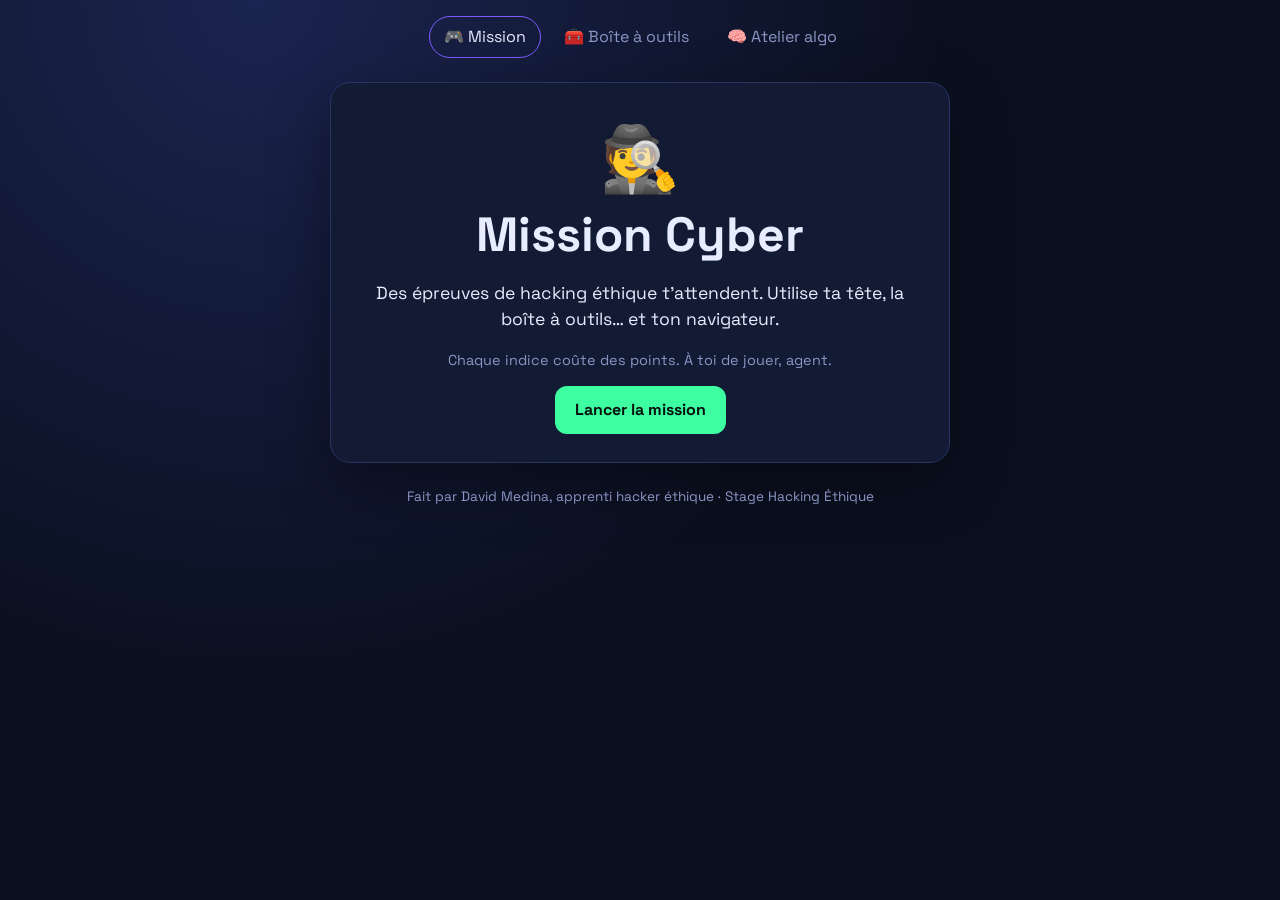
<file: index.html>
<!DOCTYPE html>
<html lang="fr">
<head>
  <meta charset="UTF-8">
  <meta name="viewport" content="width=device-width, initial-scale=1">

  <!-- 🎯 À TOI : change le titre qui s'affiche dans l'onglet du navigateur -->
  <title>Mission Cyber</title>

  <link rel="preconnect" href="https://fonts.googleapis.com">
  <link rel="preconnect" href="https://fonts.gstatic.com" crossorigin>
  <link href="https://fonts.googleapis.com/css2?family=Space+Grotesk:wght@400;700&family=JetBrains+Mono:wght@400;700&display=swap" rel="stylesheet">
  <link rel="stylesheet" href="style.css">
</head>
<body>

  <!--
    Bien joué, tu as trouvé le code source !
    Les hackers éthiques commencent toujours par lire ce que le site
    envoie au navigateur. Tout ce qui est ici, n'importe qui peut le voir.

    Réponse de l'épreuve 1 : sous-le-capot
  -->

  <nav class="menu">
    <a href="index.html" class="actif">🎮 Mission</a>
    <a href="outils.html">🧰 Boîte à outils</a>
    <a href="atelier.html">🧠 Atelier algo</a>
  </nav>

  <main class="carte">

    <!-- ÉCRAN 1 : l'accueil -->
    <section id="ecran-accueil">
      <p class="emoji-geant">🕵️</p>
      <!-- 🎯 À TOI : change le titre et la phrase d'intro -->
      <h1>Mission Cyber</h1>
      <p class="intro">Des épreuves de hacking éthique t'attendent. Utilise ta tête, la boîte à outils… et ton navigateur.</p>
      <p class="petit">Chaque indice coûte des points. À toi de jouer, agent.</p>
      <button id="bouton-commencer" class="bouton">Lancer la mission</button>
      <button id="bouton-recommencer" class="bouton bouton-discret" hidden>Recommencer à zéro</button>
    </section>

    <!-- ÉCRAN 2 : une épreuve -->
    <section id="ecran-epreuve" hidden>
      <div class="progression"><div id="barre" class="barre"></div></div>
      <div class="entete">
        <span id="compteur" class="etiquette"></span>
        <span id="categorie" class="etiquette"></span>
        <span id="score" class="etiquette score"></span>
      </div>

      <h2 id="titre-epreuve"></h2>
      <p id="enonce" class="enonce"></p>
      <pre id="donnee" class="donnee" hidden></pre>
      <div id="zone-speciale"></div>

      <!-- Réponse écrite -->
      <form id="formulaire" class="formulaire" autocomplete="off">
        <input id="champ" type="text" placeholder="Ta réponse…" spellcheck="false">
        <button type="submit" class="bouton">Valider</button>
      </form>

      <!-- Réponse à choisir (QCM) -->
      <div id="choix" class="choix" hidden></div>

      <p id="message" class="message" aria-live="polite"></p>

      <div class="actions">
        <button id="bouton-indice" class="bouton bouton-discret">💡 Indice</button>
      </div>
      <p id="indice" class="indice" hidden></p>

      <!-- Affiché quand l'épreuve est réussie -->
      <div id="bilan" class="bilan" hidden>
        <p class="bilan-titre">✅ Épreuve réussie</p>
        <p id="explication"></p>
        <button id="bouton-suivant" class="bouton">Épreuve suivante →</button>
      </div>
    </section>

    <!-- ÉCRAN 3 : la victoire -->
    <section id="ecran-victoire" hidden>
      <p class="emoji-geant">🏆</p>
      <h2>Mission accomplie !</h2>
      <p class="intro">Score final : <strong id="score-final"></strong></p>
      <p id="grade" class="intro"></p>
      <div class="actions">
        <button id="bouton-partager" class="bouton">Défier mes potes</button>
        <button id="bouton-rejouer" class="bouton bouton-discret">Rejouer</button>
      </div>
    </section>

  </main>

  <!-- 🎯 À TOI : mets ton prénom ici -->
  <footer>Fait par David Medina, apprenti hacker éthique · Stage Hacking Éthique</footer>

  <script src="script.js"></script>
</body>
</html>
</file>
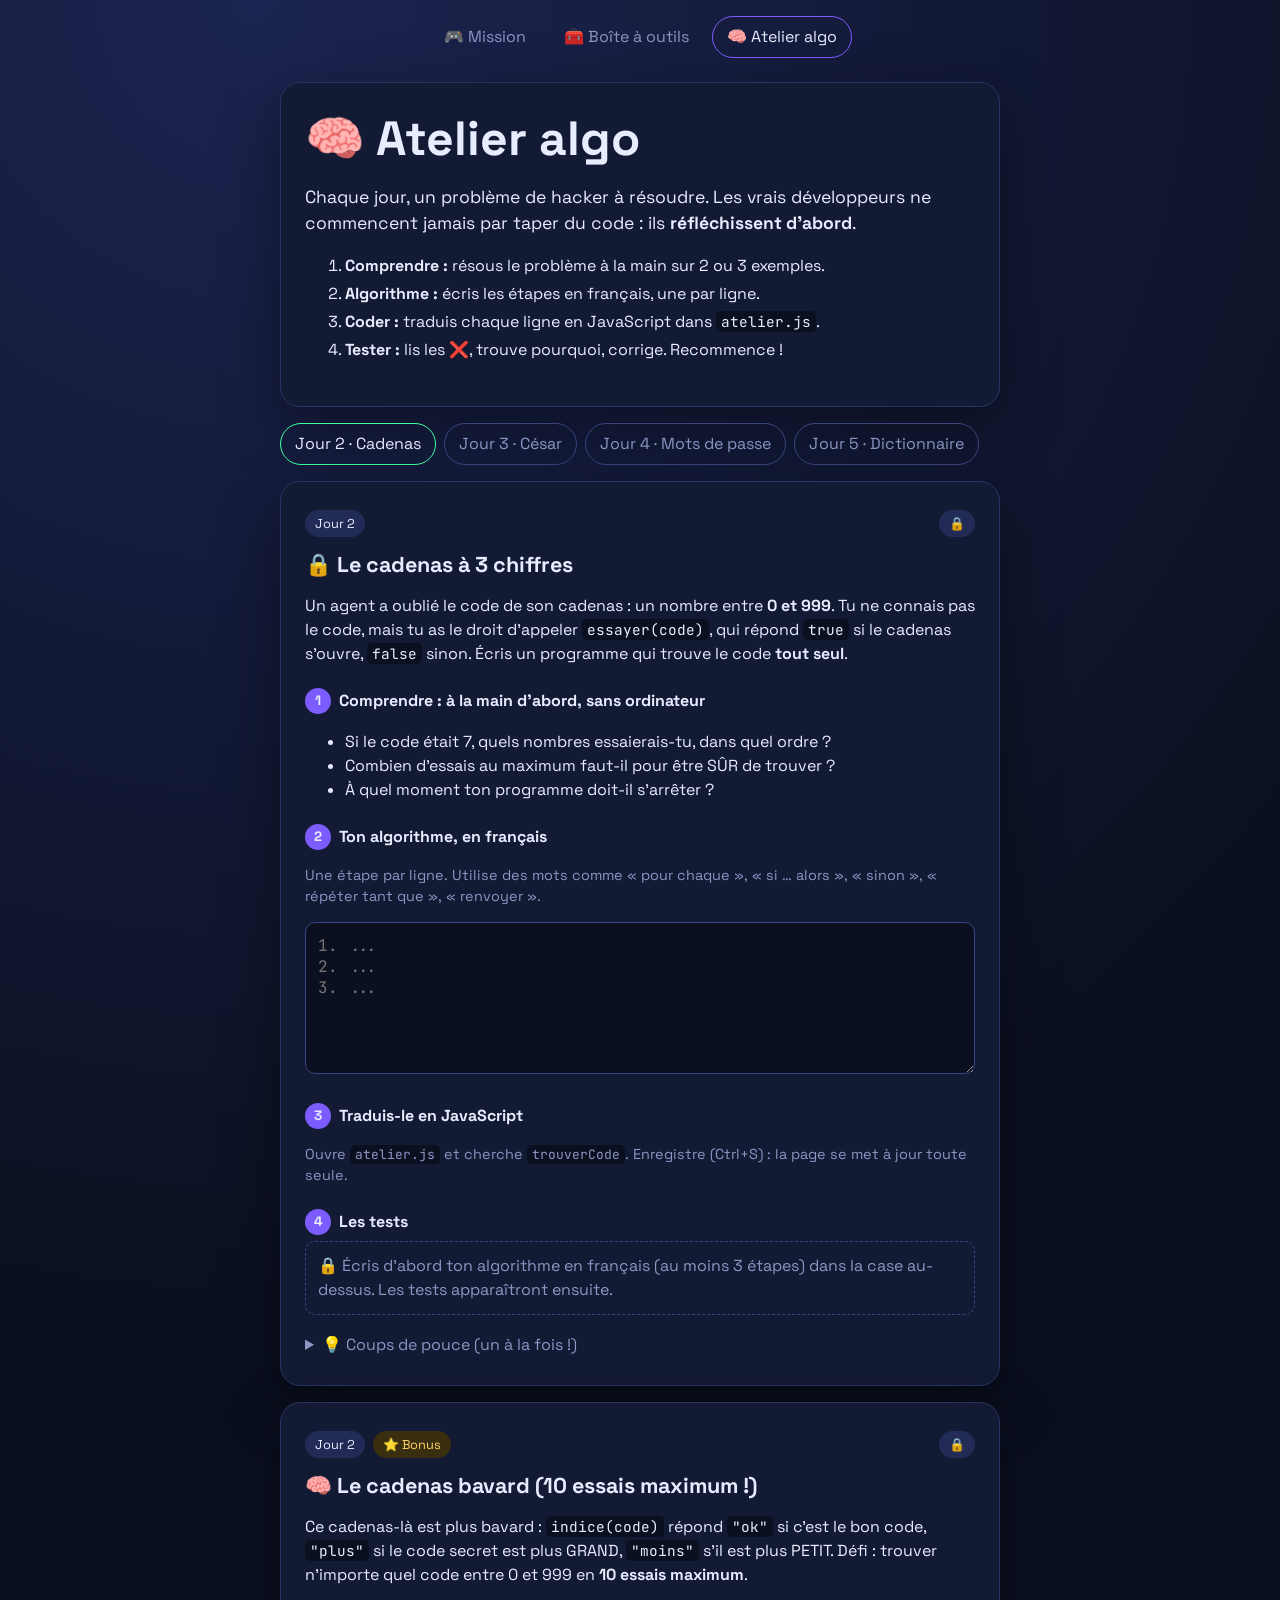
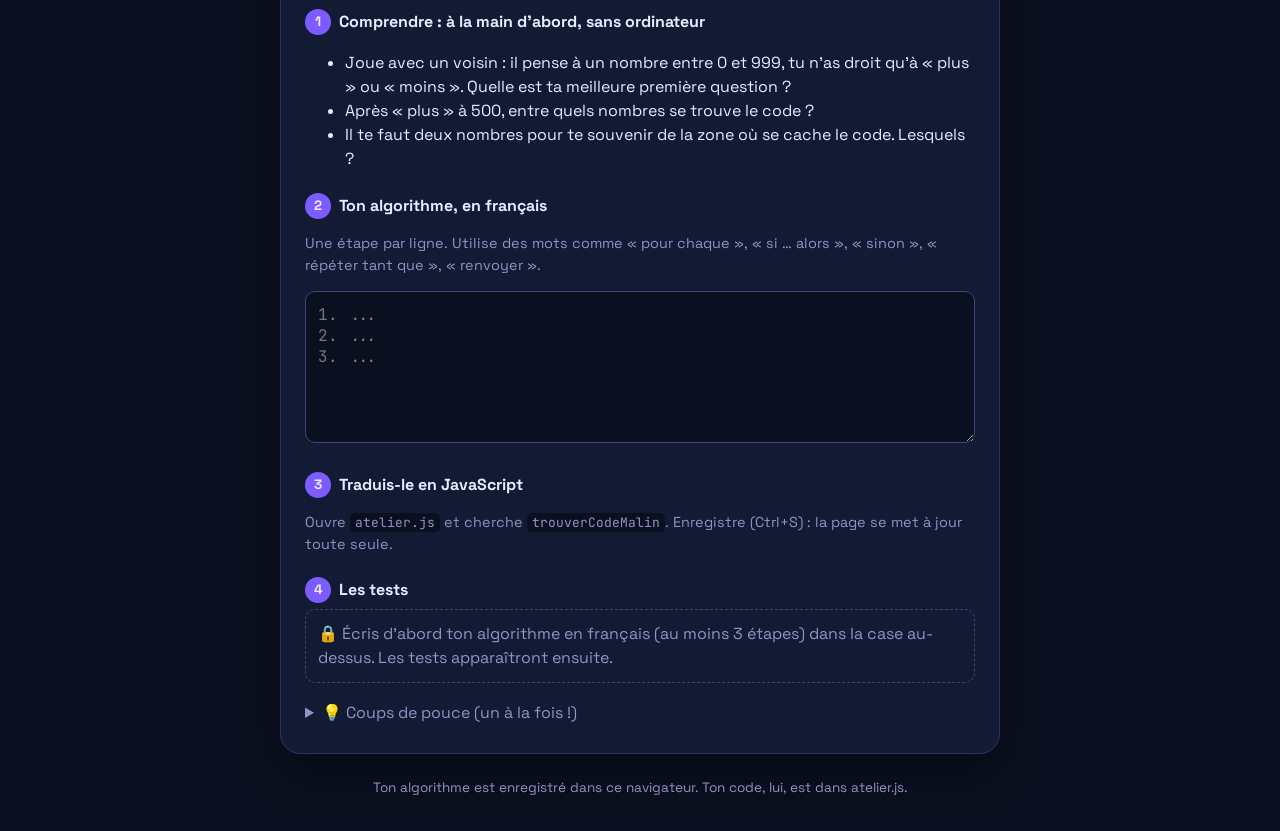
<file: atelier.html>
<!DOCTYPE html>
<html lang="fr">
<head>
  <meta charset="UTF-8">
  <meta name="viewport" content="width=device-width, initial-scale=1">
  <title>Atelier algo · Mission Cyber</title>
  <link rel="preconnect" href="https://fonts.googleapis.com">
  <link rel="preconnect" href="https://fonts.gstatic.com" crossorigin>
  <link href="https://fonts.googleapis.com/css2?family=Space+Grotesk:wght@400;700&family=JetBrains+Mono:wght@400;700&display=swap" rel="stylesheet">
  <link rel="stylesheet" href="style.css">
</head>
<body class="page-atelier">

  <nav class="menu">
    <a href="index.html">🎮 Mission</a>
    <a href="outils.html">🧰 Boîte à outils</a>
    <a href="atelier.html" class="actif">🧠 Atelier algo</a>
  </nav>

  <main class="colonne">

    <section class="carte">
      <h1>🧠 Atelier algo</h1>
      <p class="intro">Chaque jour, un problème de hacker à résoudre. Les vrais développeurs ne commencent jamais par taper du code : ils <b>réfléchissent d'abord</b>.</p>
      <ol class="methode">
        <li><b>Comprendre :</b> résous le problème à la main sur 2 ou 3 exemples.</li>
        <li><b>Algorithme :</b> écris les étapes en français, une par ligne.</li>
        <li><b>Coder :</b> traduis chaque ligne en JavaScript dans <code>atelier.js</code>.</li>
        <li><b>Tester :</b> lis les ❌, trouve pourquoi, corrige. Recommence !</li>
      </ol>
    </section>

    <section id="erreur-chargement" class="carte alerte" hidden>
      <h2>⚠️ atelier.js contient une erreur</h2>
      <p>Le navigateur n'arrive pas à lire ton fichier. Regarde la ligne indiquée : il manque souvent une accolade <code>}</code>, une parenthèse ou un guillemet.</p>
      <pre id="erreur-detail" class="donnee"></pre>
    </section>

    <div class="onglets" role="tablist">
      <button class="onglet" data-jour="2">Jour 2 · Cadenas</button>
      <button class="onglet" data-jour="3">Jour 3 · César</button>
      <button class="onglet" data-jour="4">Jour 4 · Mots de passe</button>
      <button class="onglet" data-jour="5">Jour 5 · Dictionnaire</button>
    </div>

    <div id="problemes" class="colonne"></div>

  </main>

  <footer>Ton algorithme est enregistré dans ce navigateur. Ton code, lui, est dans atelier.js.</footer>

  <script src="atelier-moteur.js"></script>
  <script src="atelier.js"></script>
</body>
</html>
</file>
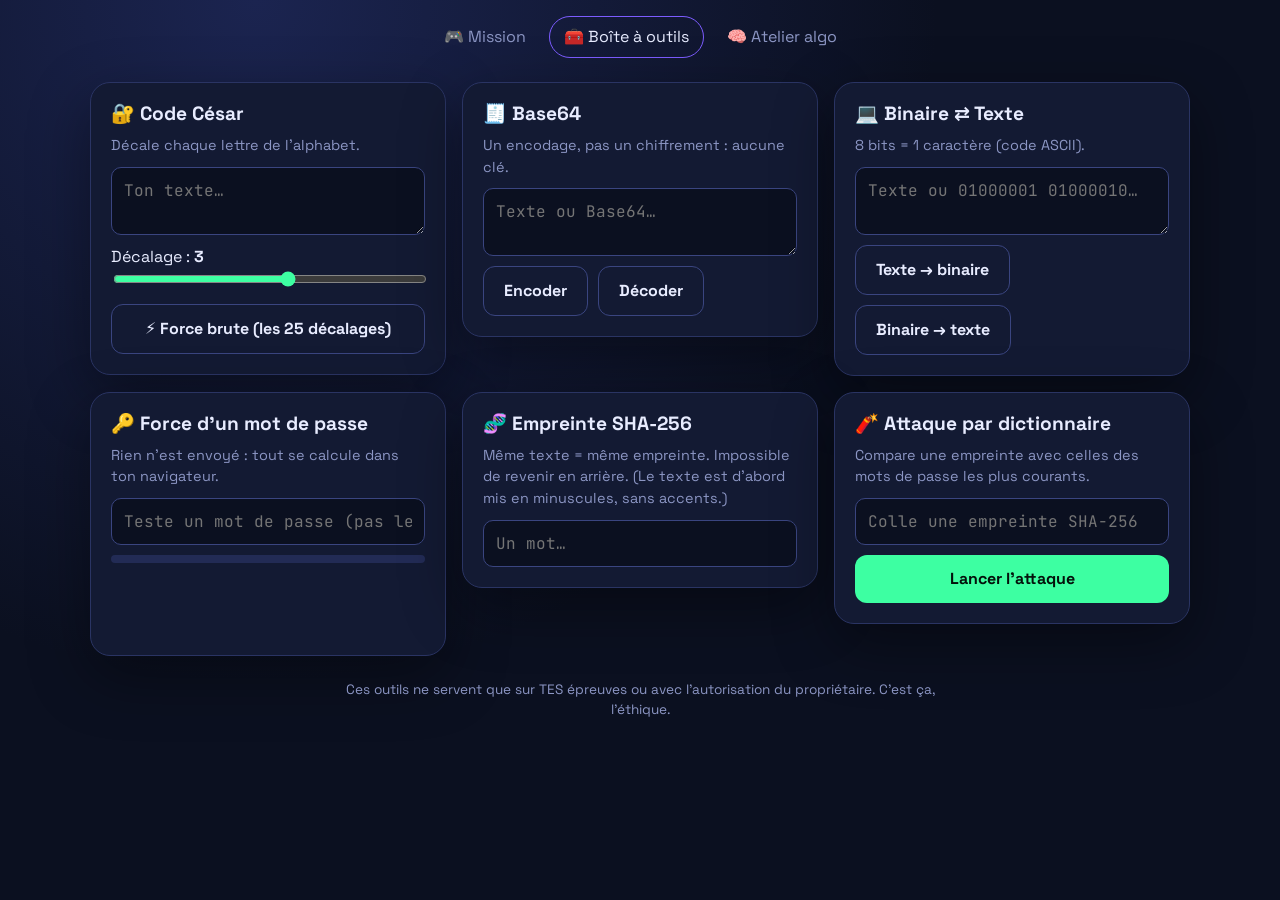
<file: outils.html>
<!DOCTYPE html>
<html lang="fr">
<head>
  <meta charset="UTF-8">
  <meta name="viewport" content="width=device-width, initial-scale=1">
  <title>Boîte à outils · Mission Cyber</title>
  <link rel="preconnect" href="https://fonts.googleapis.com">
  <link rel="preconnect" href="https://fonts.gstatic.com" crossorigin>
  <link href="https://fonts.googleapis.com/css2?family=Space+Grotesk:wght@400;700&family=JetBrains+Mono:wght@400;700&display=swap" rel="stylesheet">
  <link rel="stylesheet" href="style.css">
</head>
<body class="page-outils">

  <nav class="menu">
    <a href="index.html">🎮 Mission</a>
    <a href="outils.html" class="actif">🧰 Boîte à outils</a>
    <a href="atelier.html">🧠 Atelier algo</a>
  </nav>

  <main class="grille">

    <!-- OUTIL 1 : Code César -->
    <section class="carte outil">
      <h2>🔐 Code César</h2>
      <p class="petit">Décale chaque lettre de l'alphabet.</p>
      <textarea id="cesar-texte" rows="2" placeholder="Ton texte…"></textarea>
      <label>Décalage : <strong id="cesar-valeur">3</strong>
        <input id="cesar-decalage" type="range" min="-25" max="25" value="3">
      </label>
      <pre id="cesar-sortie" class="donnee"></pre>
      <button id="cesar-force" class="bouton bouton-discret">⚡ Force brute (les 25 décalages)</button>
      <pre id="cesar-liste" class="donnee liste" hidden></pre>
    </section>

    <!-- OUTIL 2 : Base64 -->
    <section class="carte outil">
      <h2>🧾 Base64</h2>
      <p class="petit">Un encodage, pas un chiffrement : aucune clé.</p>
      <textarea id="b64-texte" rows="2" placeholder="Texte ou Base64…"></textarea>
      <div class="actions">
        <button id="b64-encoder" class="bouton bouton-discret">Encoder</button>
        <button id="b64-decoder" class="bouton bouton-discret">Décoder</button>
      </div>
      <pre id="b64-sortie" class="donnee"></pre>
    </section>

    <!-- OUTIL 3 : Binaire -->
    <section class="carte outil">
      <h2>💻 Binaire ⇄ Texte</h2>
      <p class="petit">8 bits = 1 caractère (code ASCII).</p>
      <textarea id="bin-texte" rows="2" placeholder="Texte ou 01000001 01000010…"></textarea>
      <div class="actions">
        <button id="bin-vers" class="bouton bouton-discret">Texte → binaire</button>
        <button id="bin-depuis" class="bouton bouton-discret">Binaire → texte</button>
      </div>
      <pre id="bin-sortie" class="donnee"></pre>
    </section>

    <!-- OUTIL 4 : Force d'un mot de passe -->
    <section class="carte outil">
      <h2>🔑 Force d'un mot de passe</h2>
      <p class="petit">Rien n'est envoyé : tout se calcule dans ton navigateur.</p>
      <input id="mdp" type="text" placeholder="Teste un mot de passe (pas le tien !)" spellcheck="false">
      <div class="progression"><div id="mdp-barre" class="barre"></div></div>
      <p id="mdp-verdict" class="message"></p>
      <ul id="mdp-conseils" class="petit"></ul>
    </section>

    <!-- OUTIL 5 : Empreinte SHA-256 -->
    <section class="carte outil">
      <h2>🧬 Empreinte SHA-256</h2>
      <p class="petit">Même texte = même empreinte. Impossible de revenir en arrière.
        (Le texte est d'abord mis en minuscules, sans accents.)</p>
      <input id="hash-texte" type="text" placeholder="Un mot…" spellcheck="false">
      <pre id="hash-sortie" class="donnee"></pre>
    </section>

    <!-- OUTIL 6 : Attaque par dictionnaire -->
    <section class="carte outil">
      <h2>🧨 Attaque par dictionnaire</h2>
      <p class="petit">Compare une empreinte avec celles des mots de passe les plus courants.</p>
      <input id="dico-empreinte" type="text" placeholder="Colle une empreinte SHA-256" spellcheck="false">
      <button id="dico-lancer" class="bouton">Lancer l'attaque</button>
      <pre id="dico-sortie" class="donnee"></pre>
    </section>

  </main>

  <footer>Ces outils ne servent que sur TES épreuves ou avec l'autorisation du propriétaire. C'est ça, l'éthique.</footer>

  <script src="outils.js"></script>
</body>
</html>
</file>
<file: style.css>
/* =========================================================
   LES COULEURS DU SITE
   🎯 À TOI : change ces valeurs pour changer tout le site
   d'un coup. Trouve des couleurs sur coolors.co
   ========================================================= */
:root {
  --fond: #0B1020;        /* le fond de la page */
  --carte: #131A33;       /* le fond des cartes */
  --encre: #E8ECFF;       /* le texte */
  --discret: #8C96C4;     /* le texte secondaire */
  --principal: #3DFFA2;   /* les gros boutons (vert terminal) */
  --accent: #7C5CFF;      /* la barre de progression, les étiquettes */
  --danger: #FF5D73;      /* les erreurs */
  --police: "Space Grotesk", system-ui, sans-serif;
  --police-code: "JetBrains Mono", ui-monospace, monospace;
  color-scheme: dark;
}

/* =========================================================
   LA PAGE
   ========================================================= */
* { box-sizing: border-box; }
[hidden] { display: none !important; }  /* "hidden" gagne toujours */

body {
  margin: 0;
  min-height: 100vh;
  display: flex;
  flex-direction: column;
  align-items: center;
  padding: 16px 16px 32px;
  background:
    radial-gradient(circle at 20% 0%, #1B2450 0%, transparent 50%),
    var(--fond);
  color: var(--encre);
  font-family: var(--police);
  line-height: 1.5;
}

.menu {
  display: flex;
  gap: 8px;
  flex-wrap: wrap;
  justify-content: center;
  margin-bottom: 24px;
}
.menu a {
  color: var(--discret);
  text-decoration: none;
  padding: 8px 14px;
  border-radius: 999px;
  border: 1px solid transparent;
}
.menu a.actif {
  color: var(--encre);
  border-color: var(--accent);
}

.carte {
  width: 100%;
  max-width: 620px;
  background: var(--carte);
  border: 1px solid #2A3463;
  border-radius: 20px;
  padding: 28px 24px;
  box-shadow: 0 20px 60px rgb(0 0 0 / 0.4);
}

h1, h2 { margin: 0 0 12px; line-height: 1.15; }
h1 { font-size: clamp(2rem, 7vw, 3rem); }
h2 { font-size: 1.5rem; }

.emoji-geant { font-size: 4rem; margin: 0; text-align: center; }
#ecran-accueil, #ecran-victoire { text-align: center; }
.intro { font-size: 1.1rem; }
.petit { color: var(--discret); font-size: 0.9rem; }

footer {
  margin-top: 24px;
  color: var(--discret);
  font-size: 0.85rem;
  text-align: center;
  max-width: 620px;
}

/* =========================================================
   LES BOUTONS ET LES CHAMPS
   ========================================================= */
.bouton {
  font: inherit;
  font-weight: 700;
  padding: 12px 20px;
  border-radius: 12px;
  border: none;
  background: var(--principal);
  color: #04120B;
  cursor: pointer;
  transition: transform 0.1s;
}
.bouton:hover { transform: translateY(-2px); }
.bouton:active { transform: translateY(1px); }

.bouton-discret {
  background: transparent;
  color: var(--encre);
  border: 1px solid #3A4580;
}

input[type="text"], textarea {
  width: 100%;
  font-family: var(--police-code);
  font-size: 1rem;
  padding: 12px;
  border-radius: 10px;
  border: 1px solid #3A4580;
  background: var(--fond);
  color: var(--encre);
}
input[type="text"]:focus, textarea:focus {
  outline: 2px solid var(--principal);
  border-color: transparent;
}
input[type="range"] { width: 100%; accent-color: var(--principal); }

.actions { display: flex; gap: 10px; flex-wrap: wrap; justify-content: center; margin-top: 16px; }

/* =========================================================
   L'ÉCRAN D'ÉPREUVE
   ========================================================= */
.progression {
  height: 8px;
  background: #222B55;
  border-radius: 999px;
  overflow: hidden;
  margin-bottom: 16px;
}
.barre {
  height: 100%;
  width: 0;
  background: linear-gradient(90deg, var(--accent), var(--principal));
  transition: width 0.4s;
}

.entete { display: flex; gap: 8px; flex-wrap: wrap; margin-bottom: 16px; }
.etiquette {
  font-size: 0.8rem;
  padding: 4px 10px;
  border-radius: 999px;
  background: #222B55;
}
.score { margin-left: auto; color: var(--principal); font-family: var(--police-code); }

.enonce { font-size: 1.05rem; }

.donnee {
  font-family: var(--police-code);
  background: var(--fond);
  color: var(--principal);
  padding: 14px;
  border-radius: 10px;
  white-space: pre-wrap;
  word-break: break-all;
  min-height: 1em;
}
.donnee:empty { display: none; }
.liste { max-height: 260px; overflow-y: auto; font-size: 0.85rem; }

.formulaire { display: flex; gap: 8px; }
.formulaire input { flex: 1; min-width: 0; }

.choix { display: grid; gap: 10px; }
.reponse {
  background: var(--fond);
  color: var(--encre);
  border: 1px solid #3A4580;
  text-align: left;
  font-family: var(--police-code);
  font-weight: 400;
  word-break: break-all;
}
.reponse.bon { border-color: var(--principal); color: var(--principal); }
.reponse.mauvais { border-color: var(--danger); color: var(--danger); text-decoration: line-through; }

.message { min-height: 1.5em; font-weight: 700; margin: 12px 0 0; }
.message.ok { color: var(--principal); }
.message.erreur { color: var(--danger); animation: secousse 0.3s; }

@keyframes secousse {
  25% { transform: translateX(-6px); }
  75% { transform: translateX(6px); }
}

.indice {
  border-left: 3px solid var(--accent);
  padding: 8px 12px;
  background: #1A2147;
  border-radius: 0 8px 8px 0;
}

.bilan {
  margin-top: 16px;
  padding: 16px;
  border-radius: 12px;
  border: 1px solid var(--principal);
  background: rgb(61 255 162 / 0.06);
}
.bilan-titre { margin-top: 0; font-weight: 700; color: var(--principal); }

/* =========================================================
   LA BOÎTE À OUTILS
   ========================================================= */
.grille {
  width: 100%;
  max-width: 1100px;
  display: grid;
  grid-template-columns: repeat(auto-fit, minmax(min(300px, 100%), 1fr));
  gap: 16px;
  align-items: start;
}
.outil { max-width: none; padding: 20px; display: grid; gap: 10px; }
.outil h2 { font-size: 1.2rem; margin: 0; }
.outil .petit { margin: 0; }
.outil .actions { justify-content: flex-start; margin-top: 0; }

/* =========================================================
   L'ATELIER ALGO
   ========================================================= */
.colonne {
  width: 100%;
  max-width: 720px;
  display: grid;
  gap: 16px;
}
.colonne .carte { max-width: none; }
.probleme h2 { font-size: 1.35rem; }
.probleme h3 {
  font-size: 1rem;
  margin: 22px 0 6px;
  display: flex;
  align-items: center;
  gap: 8px;
}
.numero {
  display: inline-grid;
  place-items: center;
  width: 26px;
  height: 26px;
  flex: none;
  border-radius: 50%;
  background: var(--accent);
  font-size: 0.85rem;
}
code {
  font-family: var(--police-code);
  font-size: 0.9em;
  background: var(--fond);
  padding: 1px 5px;
  border-radius: 5px;
}
.methode li { margin-bottom: 4px; }
.bonus { background: #3A2E10; color: #FFD166; }
.alerte { border-color: var(--danger); }

.onglets { display: flex; gap: 8px; flex-wrap: wrap; }
.onglet {
  font: inherit;
  padding: 8px 14px;
  border-radius: 999px;
  border: 1px solid #3A4580;
  background: transparent;
  color: var(--discret);
  cursor: pointer;
}
.onglet.actif { color: var(--encre); border-color: var(--principal); }

.verrou {
  padding: 12px;
  border-radius: 10px;
  border: 1px dashed #3A4580;
  color: var(--discret);
  margin: 0;
}
.tests { list-style: none; padding: 0; margin: 0; display: grid; gap: 8px; }
.tests li {
  display: grid;
  gap: 2px;
  padding: 8px 10px;
  border-radius: 8px;
  background: var(--fond);
  border-left: 3px solid var(--danger);
  word-break: break-word;
}
.tests li.test-ok { border-left-color: var(--principal); }
.tests code { background: none; padding: 0; }

.pouces { margin-top: 18px; }
.pouces summary { cursor: pointer; color: var(--discret); }
.pouces li { margin-top: 8px; }
</file>
